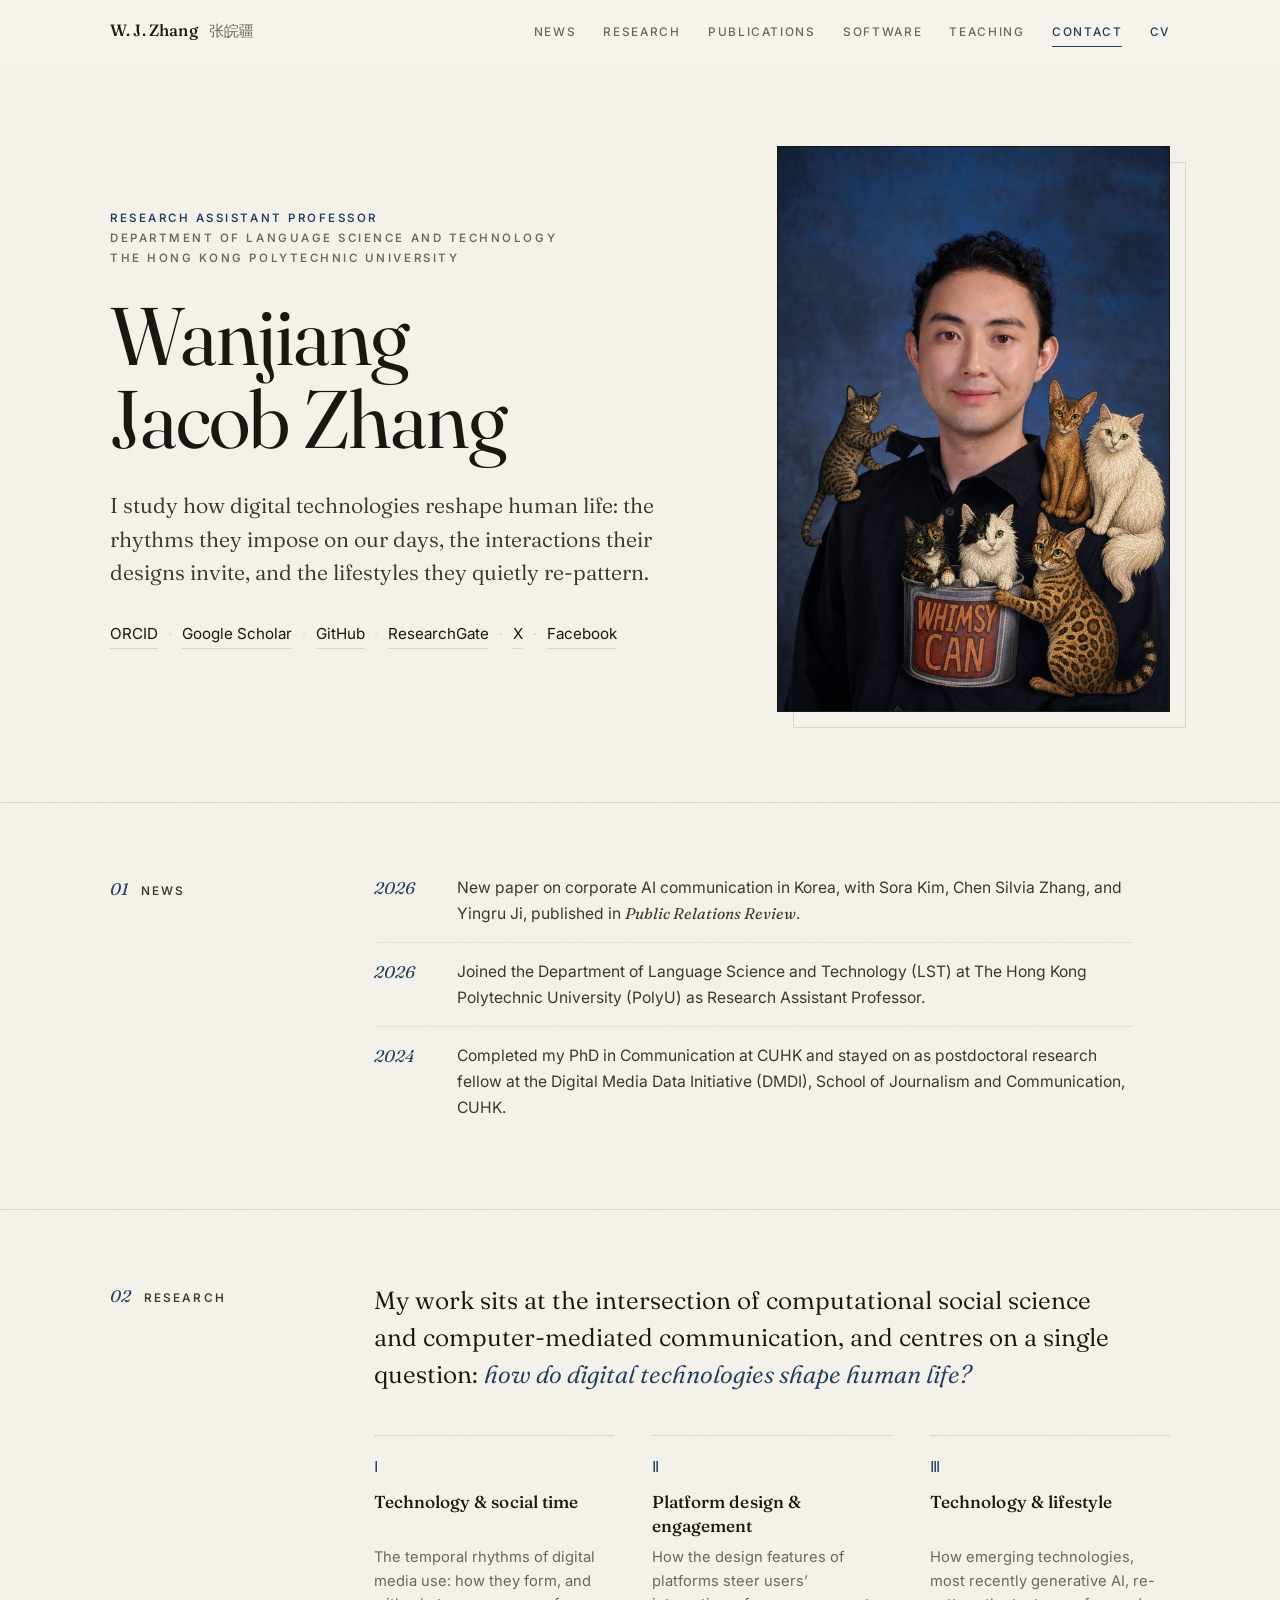
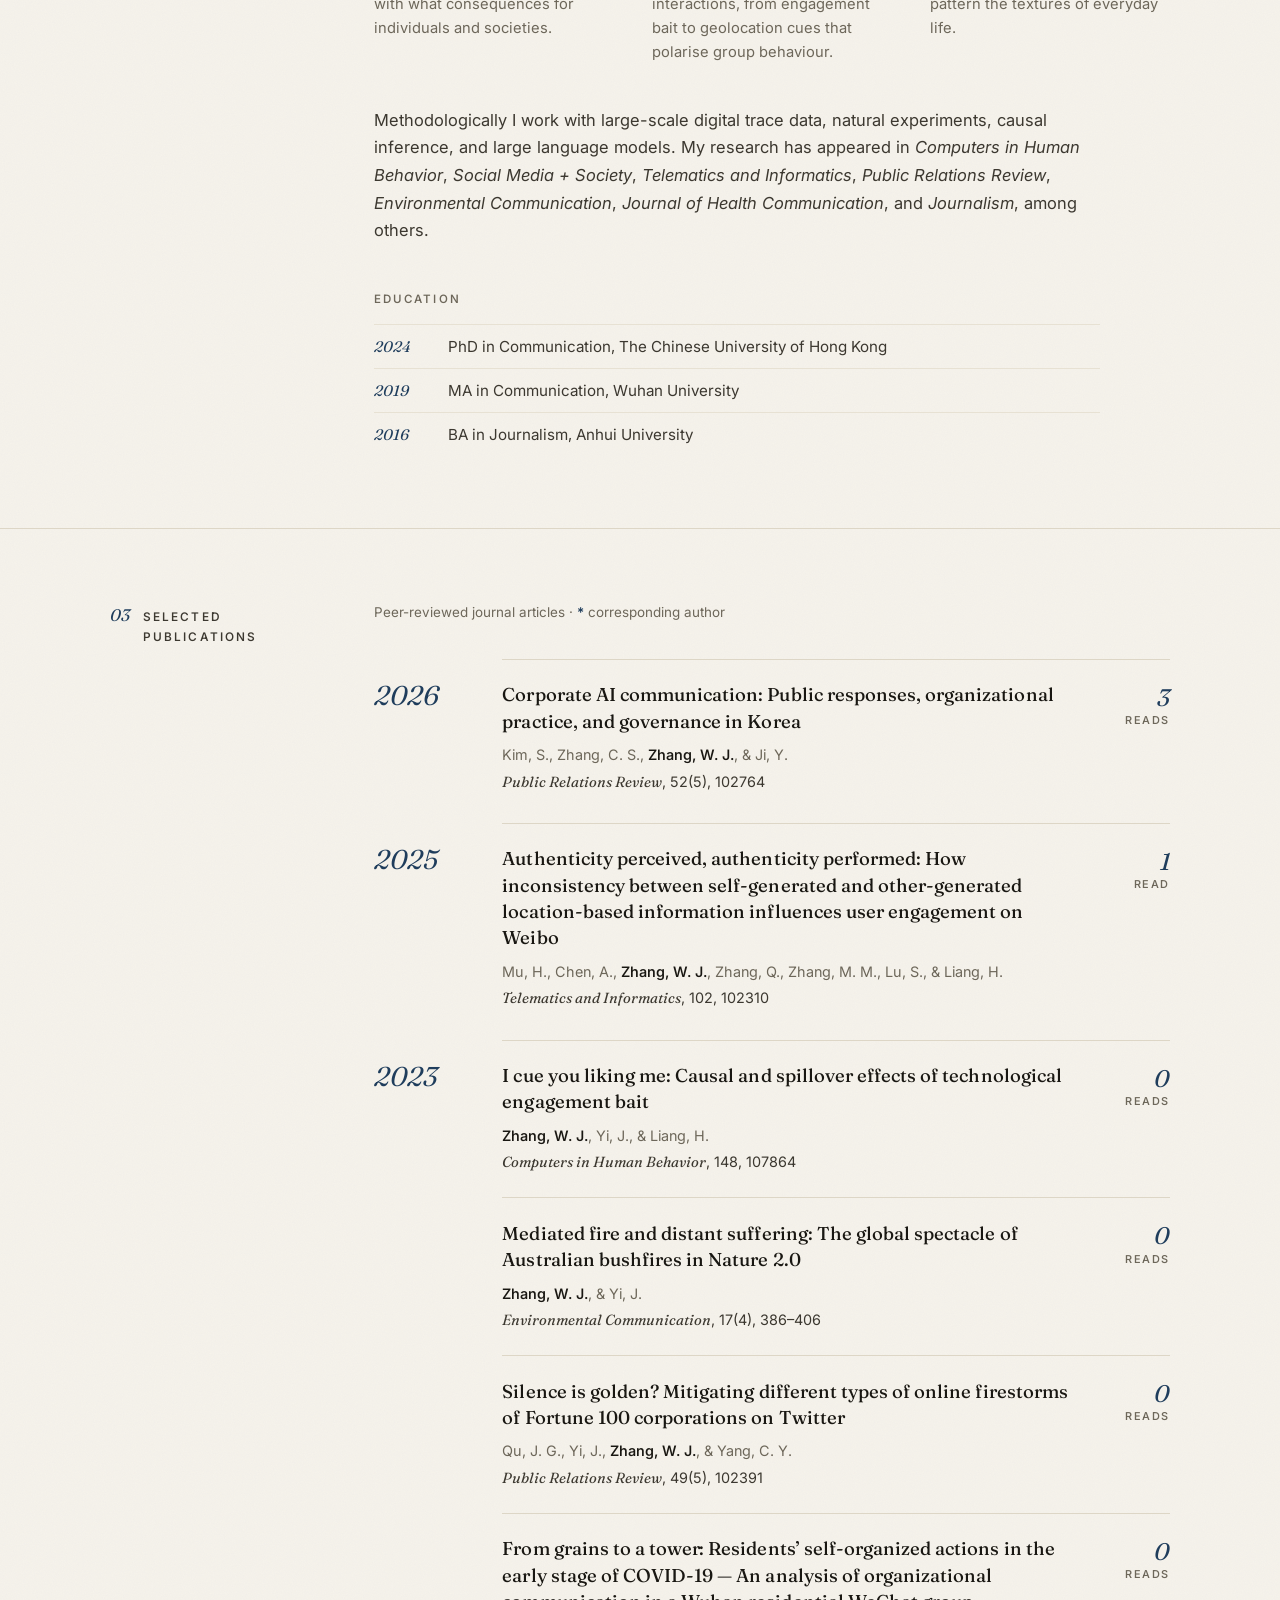
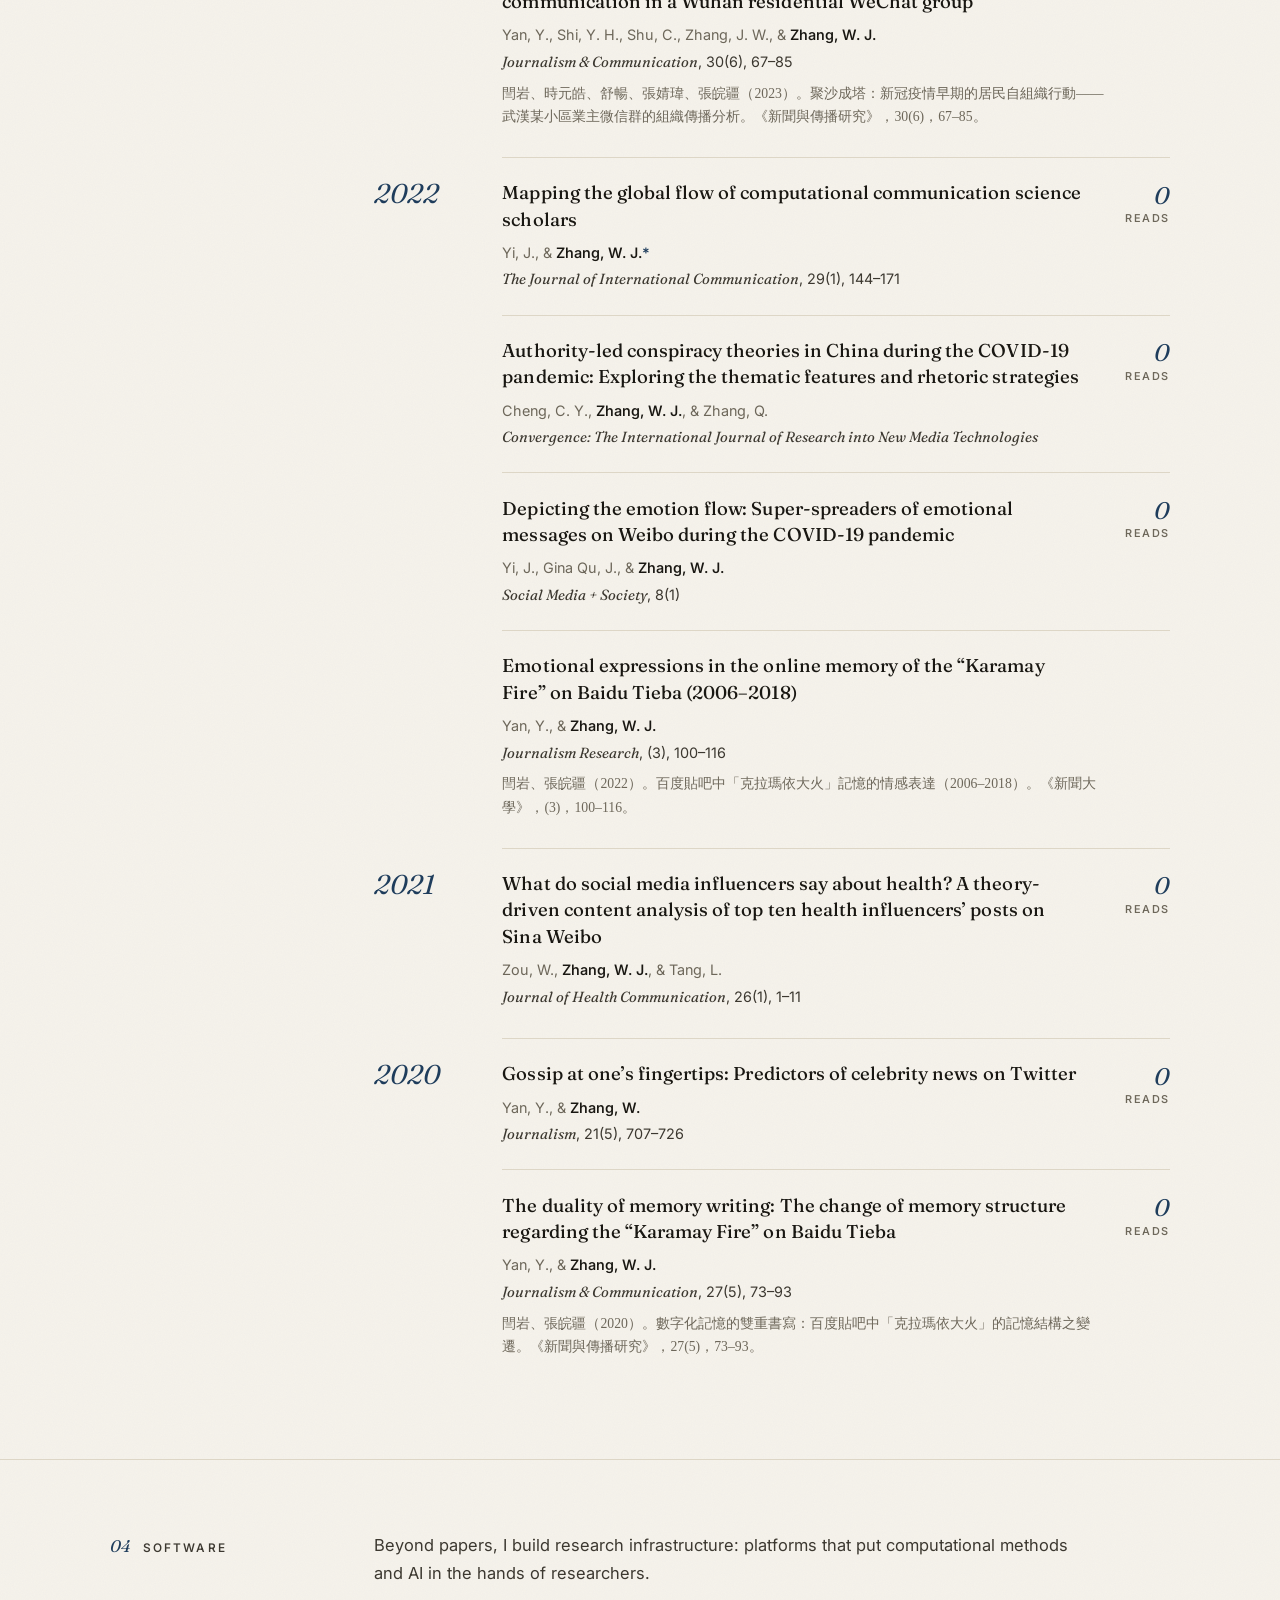
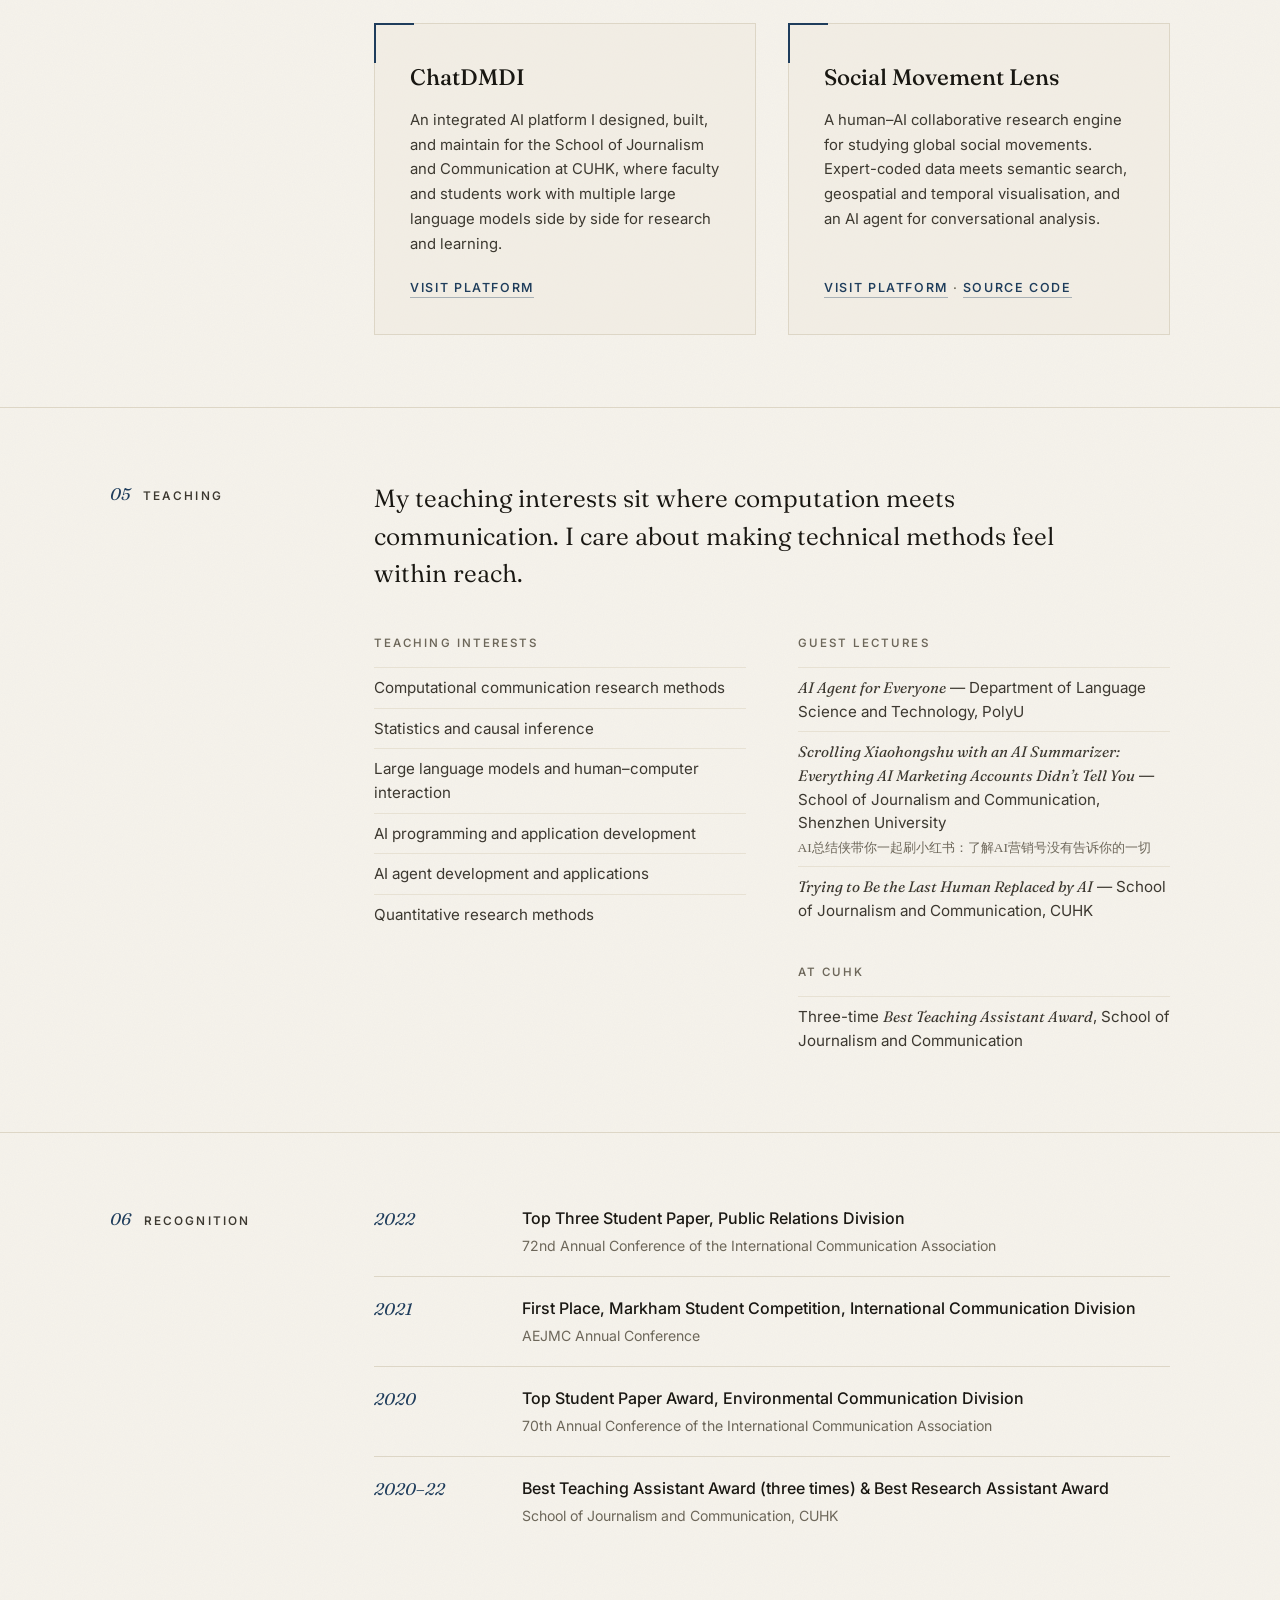
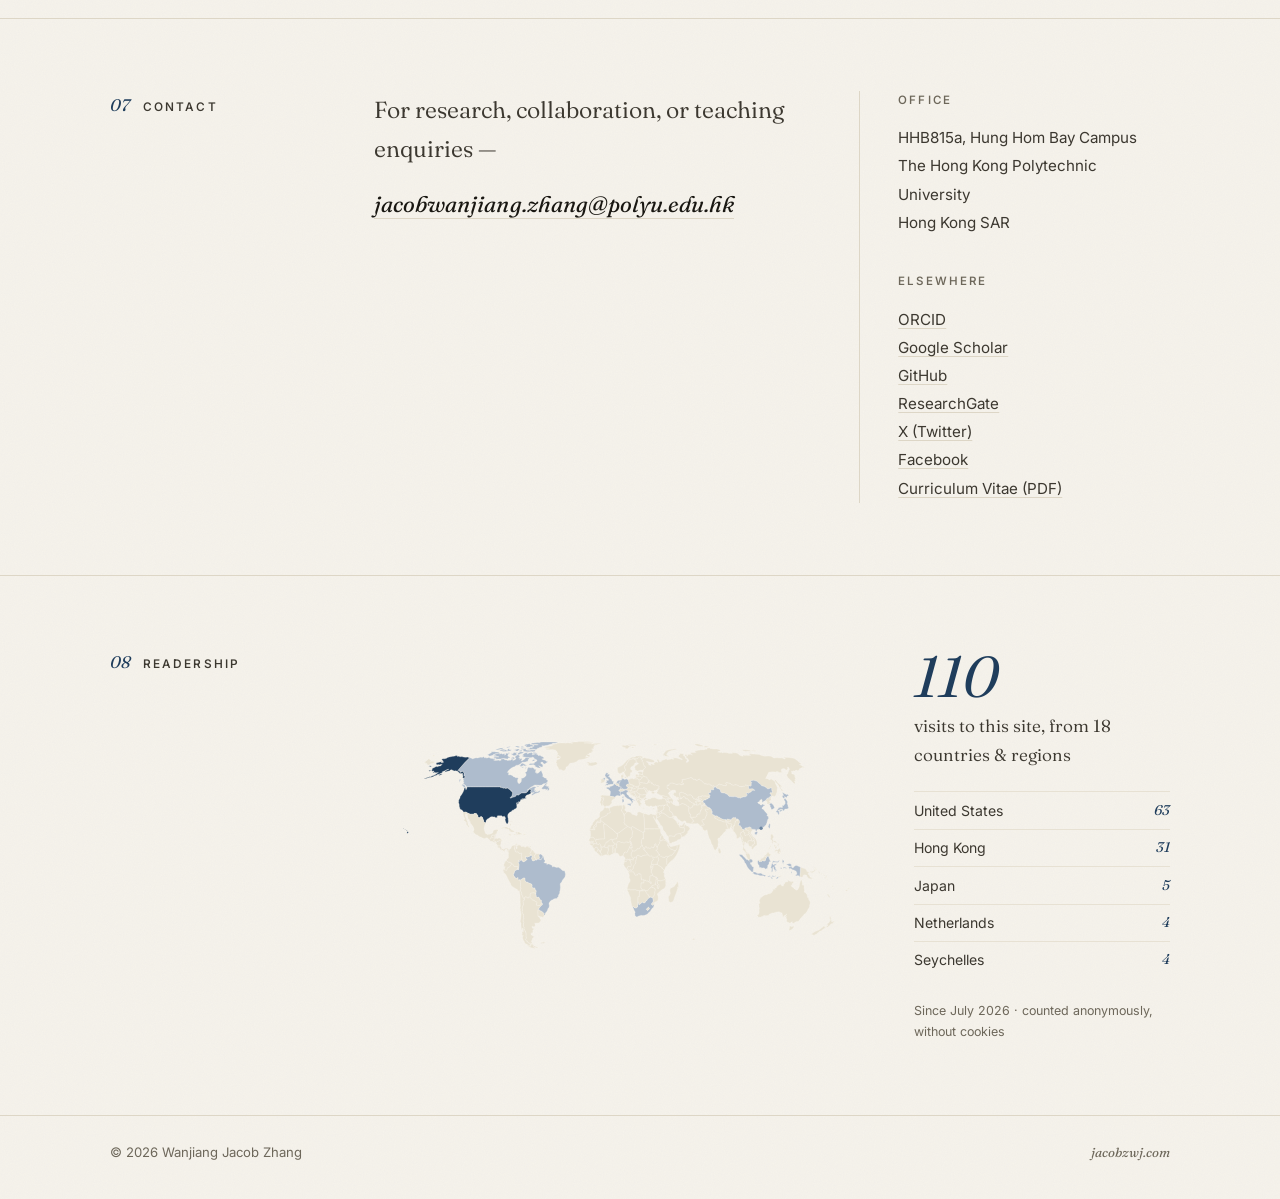
<file: index.html>
<!DOCTYPE html>
<html lang="en">
<head>
<meta charset="utf-8">
<meta name="viewport" content="width=device-width, initial-scale=1">
<title>Wanjiang Jacob Zhang — Computational Social Science</title>
<meta name="description" content="Wanjiang Jacob Zhang (张皖疆) is a Research Assistant Professor at The Hong Kong Polytechnic University studying computational social science, computer-mediated communication, and social time.">
<meta name="keywords" content="Wanjiang Zhang, Jacob Zhang, 张皖疆, Wanjiang Jacob Zhang, PolyU, 香港理工大学, computational social science, 计算社会科学, computer-mediated communication, communication research">
<meta name="author" content="Wanjiang Jacob Zhang">
<link rel="canonical" href="https://jacobzwj.com/">
<link rel="icon" href="assets/favicon.svg" type="image/svg+xml">
<link rel="icon" href="assets/favicon-32.png" type="image/png" sizes="32x32">
<link rel="apple-touch-icon" href="assets/apple-touch-icon.png">
<link rel="preload" href="assets/fonts/fraunces.woff2" as="font" type="font/woff2" crossorigin>
<link rel="preload" href="assets/fonts/inter.woff2" as="font" type="font/woff2" crossorigin>
<meta property="og:type" content="profile">
<meta property="og:title" content="Wanjiang Jacob Zhang — Computational Social Science">
<meta property="og:description" content="Research Assistant Professor, The Hong Kong Polytechnic University. Computational social science · computer-mediated communication · social time.">
<meta property="og:url" content="https://jacobzwj.com/">
<meta property="og:image" content="https://jacobzwj.com/assets/card-v2.jpg">
<meta property="og:image:width" content="1200">
<meta property="og:image:height" content="630">
<meta name="twitter:card" content="summary_large_image">
<meta name="twitter:title" content="Wanjiang Jacob Zhang — Computational Social Science">
<meta name="twitter:description" content="Research Assistant Professor, The Hong Kong Polytechnic University.">
<meta name="twitter:image" content="https://jacobzwj.com/assets/card-v2.jpg">
<link rel="stylesheet" href="styles.css">
<script type="application/ld+json">
{
  "@context": "https://schema.org",
  "@type": "Person",
  "name": "Wanjiang Jacob Zhang",
  "alternateName": "张皖疆",
  "jobTitle": "Research Assistant Professor",
  "worksFor": {
    "@type": "CollegeOrUniversity",
    "name": "The Hong Kong Polytechnic University",
    "department": "Department of Language Science and Technology"
  },
  "alumniOf": ["The Chinese University of Hong Kong", "Wuhan University", "Anhui University"],
  "email": "jacobwanjiang.zhang@polyu.edu.hk",
  "url": "https://jacobzwj.com/",
  "sameAs": [
    "https://scholar.google.com/citations?user=M3GdAcYAAAAJ",
    "https://orcid.org/0000-0002-6806-8218",
    "https://github.com/Jacobzwj",
    "https://www.researchgate.net/profile/Wanjiang-Zhang",
    "https://x.com/JacobWanjiang",
    "https://www.facebook.com/zhangwanjiang.job"
  ]
}
</script>
</head>
<body>

<header class="site-head" id="top">
  <div class="wrap head-row">
    <a class="brand" href="#top">W.&thinsp;J.&thinsp;Zhang <span class="brand-cjk">张皖疆</span></a>
    <nav class="site-nav" aria-label="Sections">
      <a href="#news">News</a>
      <a href="#research">Research</a>
      <a href="#publications">Publications</a>
      <a href="#software">Software</a>
      <a href="#teaching">Teaching</a>
      <a href="#contact">Contact</a>
      <a class="nav-cv" href="assets/Wanjiang_Jacob_Zhang_CV.pdf" data-goatcounter-click="cv">CV</a>
    </nav>
  </div>
</header>

<main>

<!-- ═══════════ HERO ═══════════ -->
<section class="hero">
  <div class="wrap hero-grid">
    <div class="hero-copy">
      <p class="kicker reveal"><span class="kick-line">Research Assistant Professor</span><span class="kick-line kick-line-2">Department of Language Science and Technology</span><span class="kick-line kick-line-2">The Hong Kong Polytechnic University</span></p>
      <h1 class="reveal d1">Wanjiang<br>Jacob&nbsp;Zhang</h1>
      <p class="lede reveal d2">I study how digital technologies reshape human life: the rhythms
      they impose on our days, the interactions their designs invite, and the
      lifestyles they quietly re-pattern.</p>
      <p class="hero-links reveal d3">
        <a href="https://orcid.org/0000-0002-6806-8218" rel="me">ORCID</a>
        <span aria-hidden="true">·</span>
        <a href="https://scholar.google.com/citations?user=M3GdAcYAAAAJ" rel="me">Google&nbsp;Scholar</a>
        <span aria-hidden="true">·</span>
        <a href="https://github.com/Jacobzwj" rel="me">GitHub</a>
        <span aria-hidden="true">·</span>
        <a href="https://www.researchgate.net/profile/Wanjiang-Zhang" rel="me">ResearchGate</a>
        <span aria-hidden="true">·</span>
        <a href="https://x.com/JacobWanjiang" rel="me">X</a>
        <span aria-hidden="true">·</span>
        <a href="https://www.facebook.com/zhangwanjiang.job" rel="me">Facebook</a>
      </p>
    </div>
    <figure class="hero-photo reveal d2">
      <img src="assets/portrait.jpg"
           srcset="assets/portrait-sm.jpg 560w, assets/portrait.jpg 980w"
           sizes="(max-width: 800px) 86vw, 400px"
           alt="Portrait of Wanjiang Jacob Zhang" width="980" height="1411">
    </figure>
  </div>
</section>

<!-- ═══════════ 01 NEWS ═══════════ -->
<section class="section" id="news">
  <div class="wrap section-grid">
    <div class="section-label">
      <span class="sec-no">01</span>
      <span class="sec-name">News</span>
    </div>
    <div class="section-body">
      <ul class="news-list">
        <li class="reveal">
          <span class="news-date">2026</span>
          <p>New paper on corporate AI communication in Korea, with Sora Kim, Chen Silvia Zhang,
          and Yingru Ji, published in <em>Public Relations Review</em>.</p>
        </li>
        <li class="reveal">
          <span class="news-date">2026</span>
          <p>Joined the Department of Language Science and Technology (LST) at The Hong Kong
          Polytechnic University (PolyU) as Research Assistant Professor.</p>
        </li>
        <li class="reveal">
          <span class="news-date">2024</span>
          <p>Completed my PhD in Communication at CUHK and stayed on as postdoctoral research
          fellow at the Digital Media Data Initiative (DMDI), School of Journalism and
          Communication, CUHK.</p>
        </li>
      </ul>
    </div>
  </div>
</section>

<!-- ═══════════ 02 RESEARCH ═══════════ -->
<section class="section" id="research">
  <div class="wrap section-grid">
    <div class="section-label">
      <span class="sec-no">02</span>
      <span class="sec-name">Research</span>
    </div>
    <div class="section-body">
      <p class="prose-lg reveal">My work sits at the intersection of computational social science and
      computer-mediated communication, and centres on a single question:
      <em>how do digital technologies shape human life?</em></p>

      <div class="areas">
        <div class="area reveal">
          <span class="area-no">Ⅰ</span>
          <h3>Technology &amp; social time</h3>
          <p>The temporal rhythms of digital media use: how they form, and with
          what consequences for individuals and societies.</p>
        </div>
        <div class="area reveal">
          <span class="area-no">Ⅱ</span>
          <h3>Platform design &amp; engagement</h3>
          <p>How the design features of platforms steer users’ interactions,
          from engagement bait to geolocation cues that polarise group behaviour.</p>
        </div>
        <div class="area reveal">
          <span class="area-no">Ⅲ</span>
          <h3>Technology &amp; lifestyle</h3>
          <p>How emerging technologies, most recently generative AI,
          re-pattern the textures of everyday life.</p>
        </div>
      </div>

      <p class="prose reveal">Methodologically I work with large-scale digital trace data, natural
      experiments, causal inference, and large language models. My research has appeared in
      <em>Computers in Human Behavior</em>, <em>Social Media&nbsp;+&nbsp;Society</em>,
      <em>Telematics and Informatics</em>, <em>Public Relations Review</em>,
      <em>Environmental Communication</em>, <em>Journal of Health Communication</em>,
      and <em>Journalism</em>, among others.</p>

      <div class="edu reveal">
        <h4 class="mini-head">Education</h4>
        <ul class="edu-list">
          <li><span class="edu-year">2024</span><span>PhD in Communication, The Chinese University of Hong Kong</span></li>
          <li><span class="edu-year">2019</span><span>MA in Communication, Wuhan University</span></li>
          <li><span class="edu-year">2016</span><span>BA in Journalism, Anhui University</span></li>
        </ul>
      </div>
    </div>
  </div>
</section>

<!-- ═══════════ 03 PUBLICATIONS ═══════════ -->
<section class="section" id="publications">
  <div class="wrap section-grid">
    <div class="section-label">
      <span class="sec-no">03</span>
      <span class="sec-name">Selected publications</span>
    </div>
    <div class="section-body">
      <p class="note reveal">Peer-reviewed journal articles · <span class="ast">*</span> corresponding author</p>

      <div class="year-group reveal">
        <span class="year">2026</span>
        <div class="pubs">
          <article class="pub" data-paper="paper/corporate-ai-communication">
            <h3><a href="https://doi.org/10.1016/j.pubrev.2026.102764" data-goatcounter-click="paper/corporate-ai-communication">Corporate AI communication: Public responses, organizational practice, and governance in Korea</a></h3>
            <p class="authors">Kim, S., Zhang, C. S., <strong>Zhang, W. J.</strong>, &amp; Ji, Y.</p>
            <p class="meta"><em>Public Relations Review</em>, 52(5), 102764</p>
          </article>
        </div>
      </div>

      <div class="year-group reveal">
        <span class="year">2025</span>
        <div class="pubs">
          <article class="pub" data-paper="paper/authenticity-weibo">
            <h3><a href="https://doi.org/10.1016/j.tele.2025.102310" data-goatcounter-click="paper/authenticity-weibo">Authenticity perceived, authenticity performed: How inconsistency between self-generated and other-generated location-based information influences user engagement on Weibo</a></h3>
            <p class="authors">Mu, H., Chen, A., <strong>Zhang, W. J.</strong>, Zhang, Q., Zhang, M. M., Lu, S., &amp; Liang, H.</p>
            <p class="meta"><em>Telematics and Informatics</em>, 102, 102310</p>
          </article>
        </div>
      </div>

      <div class="year-group reveal">
        <span class="year">2023</span>
        <div class="pubs">
          <article class="pub" data-paper="paper/engagement-bait">
            <h3><a href="https://doi.org/10.1016/j.chb.2023.107864" data-goatcounter-click="paper/engagement-bait">I cue you liking me: Causal and spillover effects of technological engagement bait</a></h3>
            <p class="authors"><strong>Zhang, W. J.</strong>, Yi, J., &amp; Liang, H.</p>
            <p class="meta"><em>Computers in Human Behavior</em>, 148, 107864</p>
          </article>
          <article class="pub" data-paper="paper/mediated-fire">
            <h3><a href="https://doi.org/10.1080/17524032.2023.2195100" data-goatcounter-click="paper/mediated-fire">Mediated fire and distant suffering: The global spectacle of Australian bushfires in Nature 2.0</a></h3>
            <p class="authors"><strong>Zhang, W. J.</strong>, &amp; Yi, J.</p>
            <p class="meta"><em>Environmental Communication</em>, 17(4), 386–406</p>
          </article>
          <article class="pub" data-paper="paper/online-firestorms">
            <h3><a href="https://doi.org/10.1016/j.pubrev.2023.102391" data-goatcounter-click="paper/online-firestorms">Silence is golden? Mitigating different types of online firestorms of Fortune 100 corporations on Twitter</a></h3>
            <p class="authors">Qu, J. G., Yi, J., <strong>Zhang, W. J.</strong>, &amp; Yang, C. Y.</p>
            <p class="meta"><em>Public Relations Review</em>, 49(5), 102391</p>
          </article>
          <article class="pub" data-paper="paper/grains-to-tower">
            <h3><a href="https://kns.cnki.net/kcms2/article/abstract?v=lHKEv291v2gNoDhg6-CaKmLtS8mW4dt8_7cCmPvAZBEX4fQ0CuRSGb0eF1tYDISKZvJ_FMTxQFchLe-ZMWCAXX8EFxFdPOMliB5liFeTOjVhMwkYopdPXKHtD8kp3gtmMuWwzinT0X143hdwiqd3P9jFBZD7Eqla-KihREQ6n68=&amp;uniplatform=NZKPT" data-goatcounter-click="paper/grains-to-tower">From grains to a tower: Residents’ self-organized actions in the early stage of COVID-19 — An analysis of organizational communication in a Wuhan residential WeChat group</a></h3>
            <p class="authors">Yan, Y., Shi, Y. H., Shu, C., Zhang, J. W., &amp; <strong>Zhang, W. J.</strong></p>
            <p class="meta"><em>Journalism &amp; Communication</em>, 30(6), 67–85</p>
            <p class="zh">閆岩、時元皓、舒暢、張婧瑋、張皖疆（2023）。聚沙成塔：新冠疫情早期的居民自組織行動——武漢某小區業主微信群的組織傳播分析。《新聞與傳播研究》，30(6)，67–85。</p>
          </article>
        </div>
      </div>

      <div class="year-group reveal">
        <span class="year">2022</span>
        <div class="pubs">
          <article class="pub" data-paper="paper/ccs-scholars">
            <h3><a href="https://doi.org/10.1080/13216597.2022.2160780" data-goatcounter-click="paper/ccs-scholars">Mapping the global flow of computational communication science scholars</a></h3>
            <p class="authors">Yi, J., &amp; <strong>Zhang, W. J.</strong><span class="ast">*</span></p>
            <p class="meta"><em>The Journal of International Communication</em>, 29(1), 144–171</p>
          </article>
          <article class="pub" data-paper="paper/conspiracy-theories">
            <h3><a href="https://doi.org/10.1177/13548565221102592" data-goatcounter-click="paper/conspiracy-theories">Authority-led conspiracy theories in China during the COVID-19 pandemic: Exploring the thematic features and rhetoric strategies</a></h3>
            <p class="authors">Cheng, C. Y., <strong>Zhang, W. J.</strong>, &amp; Zhang, Q.</p>
            <p class="meta"><em>Convergence: The International Journal of Research into New Media Technologies</em></p>
          </article>
          <article class="pub" data-paper="paper/emotion-flow">
            <h3><a href="https://doi.org/10.1177/20563051221084950" data-goatcounter-click="paper/emotion-flow">Depicting the emotion flow: Super-spreaders of emotional messages on Weibo during the COVID-19 pandemic</a></h3>
            <p class="authors">Yi, J., Gina Qu, J., &amp; <strong>Zhang, W. J.</strong></p>
            <p class="meta"><em>Social Media&nbsp;+&nbsp;Society</em>, 8(1)</p>
          </article>
          <article class="pub">
            <h3>Emotional expressions in the online memory of the “Karamay Fire” on Baidu Tieba (2006–2018)</h3>
            <p class="authors">Yan, Y., &amp; <strong>Zhang, W. J.</strong></p>
            <p class="meta"><em>Journalism Research</em>, (3), 100–116</p>
            <p class="zh">閆岩、張皖疆（2022）。百度貼吧中「克拉瑪依大火」記憶的情感表達（2006–2018）。《新聞大學》，(3)，100–116。</p>
          </article>
        </div>
      </div>

      <div class="year-group reveal">
        <span class="year">2021</span>
        <div class="pubs">
          <article class="pub" data-paper="paper/health-influencers">
            <h3><a href="https://doi.org/10.1080/10810730.2020.1865486" data-goatcounter-click="paper/health-influencers">What do social media influencers say about health? A theory-driven content analysis of top ten health influencers’ posts on Sina Weibo</a></h3>
            <p class="authors">Zou, W., <strong>Zhang, W. J.</strong>, &amp; Tang, L.</p>
            <p class="meta"><em>Journal of Health Communication</em>, 26(1), 1–11</p>
          </article>
        </div>
      </div>

      <div class="year-group reveal">
        <span class="year">2020</span>
        <div class="pubs">
          <article class="pub" data-paper="paper/celebrity-gossip">
            <h3><a href="https://doi.org/10.1177/1464884918791349" data-goatcounter-click="paper/celebrity-gossip">Gossip at one’s fingertips: Predictors of celebrity news on Twitter</a></h3>
            <p class="authors">Yan, Y., &amp; <strong>Zhang, W.</strong></p>
            <p class="meta"><em>Journalism</em>, 21(5), 707–726</p>
          </article>
          <article class="pub" data-paper="paper/memory-duality">
            <h3><a href="https://scholar.google.com/citations?view_op=view_citation&amp;hl=en&amp;user=M3GdAcYAAAAJ&amp;citation_for_view=M3GdAcYAAAAJ:IjCSPb-OGe4C" data-goatcounter-click="paper/memory-duality">The duality of memory writing: The change of memory structure regarding the “Karamay Fire” on Baidu Tieba</a></h3>
            <p class="authors">Yan, Y., &amp; <strong>Zhang, W. J.</strong></p>
            <p class="meta"><em>Journalism &amp; Communication</em>, 27(5), 73–93</p>
            <p class="zh">閆岩、張皖疆（2020）。數字化記憶的雙重書寫：百度貼吧中「克拉瑪依大火」的記憶結構之變遷。《新聞與傳播研究》，27(5)，73–93。</p>
          </article>
        </div>
      </div>

    </div>
  </div>
</section>

<!-- ═══════════ 04 SOFTWARE ═══════════ -->
<section class="section" id="software">
  <div class="wrap section-grid">
    <div class="section-label">
      <span class="sec-no">04</span>
      <span class="sec-name">Software</span>
    </div>
    <div class="section-body">
      <p class="prose reveal soft-intro">Beyond papers, I build research infrastructure: platforms that put
      computational methods and AI in the hands of researchers.</p>

      <div class="soft-grid">
        <div class="feature reveal">
          <h3 class="feature-title"><a href="https://chatdmdi.com.cuhk.edu.hk/">ChatDMDI</a></h3>
          <p class="prose">An integrated AI platform I designed, built, and maintain for the School of
          Journalism and Communication at CUHK, where faculty and students work with
          multiple large language models side by side for research and learning.</p>
          <p class="feature-links"><a href="https://chatdmdi.com.cuhk.edu.hk/">Visit platform</a></p>
        </div>
        <div class="feature reveal">
          <h3 class="feature-title"><a href="https://social-movement-lens.vercel.app/">Social Movement Lens</a></h3>
          <p class="prose">A human–AI collaborative research engine for studying global social
          movements. Expert-coded data meets semantic search, geospatial and temporal
          visualisation, and an AI agent for conversational analysis.</p>
          <p class="feature-links"><a href="https://social-movement-lens.vercel.app/">Visit platform</a> · <a href="https://github.com/Jacobzwj/SocialMovementLens">Source code</a></p>
        </div>
      </div>

    </div>
  </div>
</section>

<!-- ═══════════ 05 TEACHING ═══════════ -->
<section class="section" id="teaching">
  <div class="wrap section-grid">
    <div class="section-label">
      <span class="sec-no">05</span>
      <span class="sec-name">Teaching</span>
    </div>
    <div class="section-body">

      <p class="prose-lg reveal">My teaching interests sit where computation meets communication.
      I care about making technical methods feel within reach.</p>

      <div class="teach-cols reveal">
        <div>
          <h4 class="mini-head">Teaching interests</h4>
          <ul class="plain-list">
            <li>Computational communication research methods</li>
            <li>Statistics and causal inference</li>
            <li>Large language models and human–computer interaction</li>
            <li>AI programming and application development</li>
            <li>AI agent development and applications</li>
            <li>Quantitative research methods</li>
          </ul>
        </div>
        <div>
          <h4 class="mini-head">Guest lectures</h4>
          <ul class="plain-list">
            <li><em>AI Agent for Everyone</em> — Department of Language Science and Technology, PolyU</li>
            <li><em>Scrolling Xiaohongshu with an AI Summarizer: Everything AI Marketing Accounts Didn’t Tell You</em> — School of Journalism and Communication, Shenzhen University<br><span class="zh-sub">AI总结侠带你一起刷小红书：了解AI营销号没有告诉你的一切</span></li>
            <li><em>Trying to Be the Last Human Replaced by AI</em> — School of Journalism and Communication, CUHK</li>
          </ul>
          <h4 class="mini-head">At CUHK</h4>
          <ul class="plain-list">
            <li>Three-time <em>Best Teaching Assistant Award</em>, School of Journalism and Communication</li>
          </ul>
        </div>
      </div>

    </div>
  </div>
</section>

<!-- ═══════════ 06 RECOGNITION ═══════════ -->
<section class="section" id="recognition">
  <div class="wrap section-grid">
    <div class="section-label">
      <span class="sec-no">06</span>
      <span class="sec-name">Recognition</span>
    </div>
    <div class="section-body">
      <ul class="awards">
        <li class="reveal">
          <span class="award-year">2022</span>
          <div>
            <p class="award-name">Top Three Student Paper, Public Relations Division</p>
            <p class="award-org">72nd Annual Conference of the International Communication Association</p>
          </div>
        </li>
        <li class="reveal">
          <span class="award-year">2021</span>
          <div>
            <p class="award-name">First Place, Markham Student Competition, International Communication Division</p>
            <p class="award-org">AEJMC Annual Conference</p>
          </div>
        </li>
        <li class="reveal">
          <span class="award-year">2020</span>
          <div>
            <p class="award-name">Top Student Paper Award, Environmental Communication Division</p>
            <p class="award-org">70th Annual Conference of the International Communication Association</p>
          </div>
        </li>
        <li class="reveal">
          <span class="award-year">2020–22</span>
          <div>
            <p class="award-name">Best Teaching Assistant Award (three times) &amp; Best Research Assistant Award</p>
            <p class="award-org">School of Journalism and Communication, CUHK</p>
          </div>
        </li>
      </ul>
    </div>
  </div>
</section>

<!-- ═══════════ 06 CONTACT ═══════════ -->
<section class="section contact" id="contact">
  <div class="wrap section-grid">
    <div class="section-label">
      <span class="sec-no">07</span>
      <span class="sec-name">Contact</span>
    </div>
    <div class="section-body">
      <div class="contact-grid">
        <div class="reveal">
          <p class="contact-lede">For research, collaboration, or teaching enquiries —</p>
          <p class="contact-email"><a href="mailto:jacobwanjiang.zhang@polyu.edu.hk">jacobwanjiang.zhang@polyu.edu.hk</a></p>
        </div>
        <div class="contact-side reveal">
          <div>
            <h4 class="mini-head">Office</h4>
            <p class="prose">HHB815a, Hung Hom Bay Campus<br>
            The Hong Kong Polytechnic University<br>Hong Kong SAR</p>
          </div>
          <div>
            <h4 class="mini-head">Elsewhere</h4>
            <p class="prose">
              <a href="https://orcid.org/0000-0002-6806-8218">ORCID</a><br>
              <a href="https://scholar.google.com/citations?user=M3GdAcYAAAAJ">Google Scholar</a><br>
              <a href="https://github.com/Jacobzwj">GitHub</a><br>
              <a href="https://www.researchgate.net/profile/Wanjiang-Zhang">ResearchGate</a><br>
              <a href="https://x.com/JacobWanjiang">X (Twitter)</a><br>
              <a href="https://www.facebook.com/zhangwanjiang.job">Facebook</a><br>
              <a href="assets/Wanjiang_Jacob_Zhang_CV.pdf" data-goatcounter-click="cv">Curriculum Vitae (PDF)</a>
            </p>
          </div>
        </div>
      </div>
    </div>
  </div>
</section>

<!-- ═══════════ 08 READERSHIP ═══════════ -->
<section class="section readership" id="readership">
  <div class="wrap section-grid">
    <div class="section-label">
      <span class="sec-no">08</span>
      <span class="sec-name">Readership</span>
    </div>
    <div class="section-body">
      <div class="reader-grid">
        <figure class="reader-map reveal" id="reader-map" aria-label="World map of visitor locations"></figure>
        <div class="reader-side reveal">
          <p class="reader-count"><span class="reader-big" id="r-visits">—</span></p>
          <p class="reader-sub">visits to this site<span id="r-countries"></span></p>
          <ul class="reader-top" id="r-top"></ul>
          <p class="reader-note">Since July 2026 · counted anonymously, without cookies</p>
        </div>
      </div>
    </div>
  </div>
</section>

</main>

<footer class="site-foot">
  <div class="wrap foot-row">
    <p>© 2026 Wanjiang Jacob Zhang</p>
    <p class="foot-colophon">jacobzwj.com</p>
  </div>
</footer>

<script src="script.js" defer></script>
<script data-goatcounter="https://jacobzwj.goatcounter.com/count" async src="https://gc.zgo.at/count.js"></script>
</body>
</html>
</file>
<file: styles.css>
/* ─────────────────────────────────────────────
   Wanjiang Jacob Zhang · jacobzwj.com
   Editorial system: warm paper, ink, Prussian blue.
   Set in Fraunces (display) & Inter (text).
   ───────────────────────────────────────────── */

@font-face {
  font-family: "Fraunces";
  src: url("assets/fonts/fraunces.woff2") format("woff2");
  font-weight: 300 700;
  font-style: normal;
  font-display: swap;
}
@font-face {
  font-family: "Fraunces";
  src: url("assets/fonts/fraunces-italic.woff2") format("woff2");
  font-weight: 300 700;
  font-style: italic;
  font-display: swap;
}
@font-face {
  font-family: "Inter";
  src: url("assets/fonts/inter.woff2") format("woff2");
  font-weight: 300 700;
  font-style: normal;
  font-display: swap;
}
@font-face {
  font-family: "Inter";
  src: url("assets/fonts/inter-italic.woff2") format("woff2");
  font-weight: 300 700;
  font-style: italic;
  font-display: swap;
}

:root {
  --paper: #f6f3ec;
  --paper-deep: #efeadf;
  --ink: #191712;
  --ink-soft: #3c3830;
  --muted: #6d675a;
  --line: #ddd6c6;
  --line-soft: #e7e1d3;
  --accent: #1f3d5c;
  --accent-soft: #48627e;
  --serif: "Fraunces", "Songti SC", "SimSun", Georgia, serif;
  --sans: "Inter", "PingFang SC", "Microsoft YaHei", system-ui, sans-serif;
  --cjk-serif: "Songti SC", "STSong", "SimSun", serif;
}

* { margin: 0; padding: 0; box-sizing: border-box; }

html { scroll-behavior: smooth; scroll-padding-top: 5.5rem; }

body {
  font-family: var(--sans);
  font-optical-sizing: auto;
  font-size: 16.5px;
  line-height: 1.68;
  color: var(--ink);
  background-color: var(--paper);
  background-image: url("data:image/svg+xml,%3Csvg xmlns='http://www.w3.org/2000/svg' width='240' height='240'%3E%3Cfilter id='n'%3E%3CfeTurbulence type='fractalNoise' baseFrequency='0.9' numOctaves='2' stitchTiles='stitch'/%3E%3CfeColorMatrix values='0 0 0 0 0.35 0 0 0 0 0.33 0 0 0 0 0.28 0 0 0 0.045 0'/%3E%3C/filter%3E%3Crect width='240' height='240' filter='url(%23n)'/%3E%3C/svg%3E");
  -webkit-font-smoothing: antialiased;
  text-rendering: optimizeLegibility;
}

::selection { background: rgba(31, 61, 92, .18); }

.wrap {
  max-width: 1180px;
  margin-inline: auto;
  padding-inline: clamp(22px, 5vw, 60px);
}

a { color: inherit; }

/* ── Header ─────────────────────────────── */

.site-head {
  position: sticky;
  top: 0;
  z-index: 20;
  background: color-mix(in srgb, var(--paper) 92%, transparent);
  backdrop-filter: blur(6px);
  border-bottom: 1px solid transparent;
  transition: border-color .3s ease;
}
.site-head.scrolled { border-bottom-color: var(--line); }

.head-row {
  display: flex;
  align-items: baseline;
  justify-content: space-between;
  gap: 1rem;
  padding-block: 1.05rem;
}

.brand {
  font-family: var(--serif);
  font-weight: 500;
  font-size: 1.02rem;
  letter-spacing: .01em;
  text-decoration: none;
}
.brand-cjk {
  font-family: var(--cjk-serif);
  font-weight: 400;
  color: var(--muted);
  margin-left: .45em;
  font-size: .92em;
}

.site-nav {
  display: flex;
  gap: clamp(.9rem, 2.4vw, 1.7rem);
  font-size: .74rem;
  font-weight: 500;
  letter-spacing: .14em;
  text-transform: uppercase;
}
.site-nav a {
  text-decoration: none;
  color: var(--muted);
  padding-block: .2rem;
  border-bottom: 1px solid transparent;
  transition: color .25s ease, border-color .25s ease;
}
.site-nav a:hover { color: var(--ink); }
.site-nav a.active { color: var(--accent); border-bottom-color: var(--accent); }
.site-nav .nav-cv { color: var(--accent); }
.site-nav .nav-cv:hover { border-bottom-color: var(--accent); }

/* ── Hero ───────────────────────────────── */

.hero { padding-block: clamp(3.5rem, 9vh, 7rem) clamp(4rem, 10vh, 7.5rem); }

.hero-grid {
  display: grid;
  grid-template-columns: minmax(0, 1.2fr) minmax(0, .8fr);
  gap: clamp(2.5rem, 6vw, 5.5rem);
  align-items: center;
}

.kicker {
  font-size: .72rem;
  font-weight: 550;
  letter-spacing: .22em;
  text-transform: uppercase;
  color: var(--accent);
  margin-bottom: 1.6rem;
}
.kick-line { display: block; line-height: 1.75; }
.kick-line-2 { color: var(--muted); }

h1 {
  font-family: var(--serif);
  font-weight: 380;
  font-size: clamp(2.9rem, 6.5vw, 5.1rem);
  line-height: 1.02;
  letter-spacing: -.015em;
  margin-bottom: 1.8rem;
}

.lede {
  font-family: var(--serif);
  font-weight: 350;
  font-size: clamp(1.14rem, 1.9vw, 1.34rem);
  line-height: 1.55;
  color: var(--ink-soft);
  max-width: 34em;
  margin-bottom: 2rem;
}

.hero-links {
  font-size: .95rem;
  display: flex;
  flex-wrap: wrap;
  gap: .65em;
  align-items: baseline;
}
.hero-links a {
  text-decoration: none;
  border-bottom: 1px solid var(--line);
  padding-bottom: .1em;
  transition: border-color .25s ease, color .25s ease;
}
.hero-links a:hover { color: var(--accent); border-bottom-color: var(--accent); }
.hero-links span { color: var(--line); }

.hero-prov {
  font-size: .84rem;
  line-height: 1.7;
  color: var(--muted);
  padding-top: 1.3rem;
  border-top: 1px solid var(--line);
  max-width: 36em;
}

.hero-photo {
  position: relative;
  justify-self: end;
  width: min(100%, 400px);
}
.hero-photo img {
  display: block;
  width: 100%;
  height: auto;
  border: 1px solid var(--ink);
}
.hero-photo::after {
  content: "";
  position: absolute;
  inset: 0;
  translate: 16px 16px;
  border: 1px solid var(--line);
  z-index: -1;
}
.cjk-vert {
  position: absolute;
  top: .2rem;
  left: -2.3rem;
  writing-mode: vertical-rl;
  font-family: var(--cjk-serif);
  font-size: .95rem;
  letter-spacing: .55em;
  color: var(--muted);
}

/* ── Sections ───────────────────────────── */

.section { border-top: 1px solid var(--line); padding-block: clamp(3.6rem, 8vh, 6.2rem); }

.section-grid {
  display: grid;
  grid-template-columns: 200px minmax(0, 1fr);
  gap: clamp(2rem, 5vw, 4.5rem);
  align-items: start;
}

.section-label {
  position: sticky;
  top: 5.4rem;
  display: flex;
  align-items: baseline;
  gap: .8rem;
}
.sec-no {
  font-family: var(--serif);
  font-style: italic;
  font-weight: 400;
  font-size: 1.05rem;
  color: var(--accent);
}
.sec-name {
  font-size: .74rem;
  font-weight: 550;
  letter-spacing: .18em;
  text-transform: uppercase;
  color: var(--ink-soft);
}

.prose { max-width: 44em; color: var(--ink-soft); }
.prose a { color: var(--accent); text-decoration-color: color-mix(in srgb, var(--accent) 40%, transparent); text-underline-offset: .18em; }
.prose a:hover { text-decoration-color: var(--accent); }

.prose-lg {
  font-family: var(--serif);
  font-weight: 350;
  font-size: clamp(1.25rem, 2.2vw, 1.55rem);
  line-height: 1.5;
  max-width: 30em;
  margin-bottom: 2.6rem;
}
.prose-lg em { font-style: italic; color: var(--accent); }

/* Research areas */

.areas {
  display: grid;
  grid-template-columns: repeat(3, minmax(0, 1fr));
  gap: clamp(1.4rem, 3vw, 2.6rem);
  margin-bottom: 2.6rem;
}
.area { border-top: 1px solid var(--line); padding-top: 1.1rem; }
.area-no {
  font-family: var(--cjk-serif);
  display: block;
  font-size: .95rem;
  color: var(--accent);
  margin-bottom: .7rem;
}
.area h3 {
  font-family: var(--serif);
  font-weight: 500;
  font-size: 1.08rem;
  line-height: 1.35;
  margin-bottom: .55rem;
  letter-spacing: .002em;
}
/* Reserve two title lines in the 3-column layout so paragraphs align */
@media (min-width: 901px) {
  .area h3 { min-height: 2.7em; }
}
.area p { font-size: .92rem; line-height: 1.62; color: var(--muted); }

.edu { margin-top: 2.8rem; }

.mini-head {
  font-size: .72rem;
  font-weight: 550;
  letter-spacing: .18em;
  text-transform: uppercase;
  color: var(--muted);
  margin-bottom: .9rem;
}

.edu-list { list-style: none; max-width: 44em; }
.edu-list li {
  display: flex;
  gap: 1.6rem;
  padding-block: .55rem;
  border-top: 1px solid var(--line-soft);
  font-size: .95rem;
  color: var(--ink-soft);
}
.edu-year {
  font-family: var(--serif);
  font-style: italic;
  color: var(--accent);
  min-width: 3rem;
}

/* News */

.news-list { list-style: none; max-width: 46em; }
.news-list li {
  display: flex;
  gap: 1.8rem;
  padding-block: .95rem;
  border-top: 1px solid var(--line-soft);
}
.news-list li:first-child { border-top: none; padding-top: 0; }
.news-date {
  font-family: var(--serif);
  font-style: italic;
  color: var(--accent);
  font-size: 1.05rem;
  min-width: 3.4rem;
  line-height: 1.55;
}
.news-list p { color: var(--ink-soft); font-size: .98rem; }
.news-list em { font-family: var(--serif); }

/* Publications */

.note { font-size: .84rem; color: var(--muted); margin-bottom: 2.2rem; }
.ast { color: var(--accent); font-weight: 600; }

.year-group {
  display: grid;
  grid-template-columns: 90px minmax(0, 1fr);
  gap: clamp(1rem, 3vw, 2.5rem);
  margin-bottom: .4rem;
}
.year {
  font-family: var(--serif);
  font-style: italic;
  font-weight: 380;
  font-size: 1.7rem;
  color: var(--accent);
  line-height: 1;
  padding-top: 1.45rem;
  position: sticky;
  top: 5.4rem;
}

.pub {
  padding-block: 1.4rem;
  border-top: 1px solid var(--line);
}
.pub h3 {
  font-family: var(--serif);
  font-weight: 450;
  font-size: 1.16rem;
  line-height: 1.42;
  letter-spacing: .002em;
  margin-bottom: .5rem;
  max-width: 40em;
  padding-right: 5.5rem;
}
.pub h3 a {
  text-decoration: none;
  background-image: linear-gradient(currentColor, currentColor);
  background-size: 0% 1px;
  background-repeat: no-repeat;
  background-position: 0 96%;
  transition: background-size .35s ease, color .25s ease;
}
.pub h3 a:hover { color: var(--accent); background-size: 100% 1px; }
.pub .authors { font-size: .9rem; color: var(--muted); margin-bottom: .15rem; }
.pub .authors strong { color: var(--ink); font-weight: 550; }
.pub .meta { font-size: .9rem; color: var(--ink-soft); }
.pub .meta em { font-family: var(--serif); font-size: 1.02em; }
.pub .zh {
  font-family: var(--cjk-serif);
  font-size: .86rem;
  color: var(--muted);
  margin-top: .45rem;
  max-width: 44em;
}

/* Software */

.soft-intro { margin-bottom: 2.2rem; }

.soft-grid {
  display: grid;
  grid-template-columns: repeat(2, minmax(0, 1fr));
  gap: clamp(1.2rem, 2.5vw, 2rem);
}

.feature {
  border: 1px solid var(--line);
  padding: clamp(1.4rem, 3vw, 2.2rem);
  position: relative;
  background: color-mix(in srgb, var(--paper-deep) 55%, transparent);
  display: flex;
  flex-direction: column;
  gap: .7rem;
}
.feature::before {
  content: "";
  position: absolute;
  top: -1px; left: -1px;
  width: 2.4rem; height: 2.4rem;
  border-top: 2px solid var(--accent);
  border-left: 2px solid var(--accent);
}
.feature-title {
  font-family: var(--serif);
  font-weight: 480;
  font-size: 1.4rem;
}
.feature-title a { text-decoration: none; transition: color .25s ease; }
.feature-title a:hover { color: var(--accent); }
.feature .prose { font-size: .93rem; }

.feature-links {
  margin-top: auto;
  padding-top: .6rem;
  font-size: .78rem;
  font-weight: 550;
  letter-spacing: .13em;
  text-transform: uppercase;
  color: var(--muted);
}
.feature-links a {
  color: var(--accent);
  text-decoration: none;
  border-bottom: 1px solid color-mix(in srgb, var(--accent) 35%, transparent);
  padding-bottom: .12em;
  transition: border-color .25s ease;
}
.feature-links a:hover { border-bottom-color: var(--accent); }

/* Teaching */

.teach-cols {
  display: grid;
  grid-template-columns: repeat(2, minmax(0, 1fr));
  gap: clamp(1.8rem, 4vw, 3.4rem);
}
.teach-cols .mini-head:not(:first-child) { margin-top: 2rem; }
.plain-list { list-style: none; }
.plain-list li {
  font-size: .95rem;
  color: var(--ink-soft);
  padding-block: .5rem;
  border-top: 1px solid var(--line-soft);
  line-height: 1.55;
}
.plain-list em { font-family: var(--serif); }
.zh-sub {
  font-family: var(--cjk-serif);
  font-size: .84rem;
  color: var(--muted);
}

/* Recognition */

.awards { list-style: none; }
.awards li {
  display: grid;
  grid-template-columns: 110px minmax(0, 1fr);
  gap: clamp(1rem, 3vw, 2.5rem);
  padding-block: 1.15rem;
  border-top: 1px solid var(--line);
}
.awards li:first-child { border-top: none; padding-top: 0; }
.award-year {
  font-family: var(--serif);
  font-style: italic;
  color: var(--accent);
  font-size: 1.05rem;
}
.award-name { font-weight: 500; font-size: 1rem; margin-bottom: .1rem; }
.award-org { font-size: .88rem; color: var(--muted); }

/* Contact */

.contact-grid {
  display: grid;
  grid-template-columns: minmax(0, 1.15fr) minmax(0, .85fr);
  gap: clamp(2rem, 5vw, 4.5rem);
  align-items: start;
}
.contact-side {
  display: flex;
  flex-direction: column;
  gap: 2.2rem;
  padding-left: clamp(0px, 3vw, 2.5rem);
  border-left: 1px solid var(--line);
}

.contact-lede {
  font-family: var(--serif);
  font-weight: 350;
  font-size: clamp(1.2rem, 2vw, 1.45rem);
  color: var(--ink-soft);
  margin-bottom: 1.1rem;
}
.contact-email { margin-bottom: 0; overflow-wrap: anywhere; }
.contact-email a {
  font-family: var(--serif);
  font-style: italic;
  font-weight: 400;
  font-size: clamp(1.15rem, 1.75vw, 1.5rem);
  letter-spacing: .002em;
  text-decoration: none;
  border-bottom: 1px solid var(--line);
  transition: color .25s ease, border-color .25s ease;
}
.contact-email a:hover { color: var(--accent); border-bottom-color: var(--accent); }

.contact-side .prose { font-size: .95rem; line-height: 1.85; }
.contact-side a { color: var(--ink-soft); text-underline-offset: .18em; text-decoration-color: var(--line); }
.contact-side a:hover { color: var(--accent); text-decoration-color: var(--accent); }

/* Readership */

.reader-grid {
  display: grid;
  grid-template-columns: minmax(0, 1.3fr) minmax(0, .7fr);
  gap: clamp(2rem, 5vw, 4.5rem);
  align-items: center;
}
.reader-map { margin: 0; }
.reader-map svg { display: block; width: 100%; height: auto; }
.reader-map .mc { fill: #e9e3d3; stroke: var(--paper); stroke-width: .6; }
.reader-map .mc-dot { fill: transparent; stroke: none; }
.reader-map .mc.v1 { fill: #aebccd; }
.reader-map .mc.v2 { fill: #6d87a3; }
.reader-map .mc.v3 { fill: var(--accent); }

.reader-big {
  font-family: var(--serif);
  font-style: italic;
  font-weight: 380;
  font-size: clamp(2.6rem, 4.5vw, 3.6rem);
  line-height: 1;
  color: var(--accent);
}
.reader-sub {
  font-family: var(--serif);
  font-weight: 350;
  font-size: 1.08rem;
  color: var(--ink-soft);
  margin-top: .35rem;
  margin-bottom: 1.4rem;
}
.reader-top { list-style: none; max-width: 20em; margin-bottom: 1.4rem; }
.reader-top li {
  display: flex;
  justify-content: space-between;
  gap: 1rem;
  font-size: .88rem;
  color: var(--ink-soft);
  padding-block: .4rem;
  border-top: 1px solid var(--line-soft);
}
.reader-top li span:last-child {
  font-family: var(--serif);
  font-style: italic;
  color: var(--accent);
}
.reader-note { font-size: .78rem; color: var(--muted); }

/* Per-paper read counts */

.pub { position: relative; }
.pub-reads {
  position: absolute;
  top: 1.55rem;
  right: 0;
  font-size: .68rem;
  font-weight: 550;
  letter-spacing: .14em;
  text-transform: uppercase;
  color: var(--muted);
  text-align: right;
  white-space: nowrap;
}
.pub-reads .n {
  display: block;
  font-family: var(--serif);
  font-style: italic;
  font-weight: 400;
  font-size: 1.5rem;
  letter-spacing: 0;
  text-transform: none;
  color: var(--accent);
  line-height: 1.1;
}

/* Footer */

.site-foot { border-top: 1px solid var(--line); padding-block: 1.6rem 2.2rem; }
.foot-row {
  display: flex;
  justify-content: space-between;
  gap: 1rem;
  flex-wrap: wrap;
  font-size: .82rem;
  color: var(--muted);
}
.foot-colophon { font-family: var(--serif); font-style: italic; }

/* ── Reveal on scroll ───────────────────── */

.reveal { opacity: 0; transform: translateY(12px); transition: opacity .7s ease, transform .7s ease; }
.reveal.in { opacity: 1; transform: none; }
.d1 { transition-delay: .08s; }
.d2 { transition-delay: .16s; }
.d3 { transition-delay: .24s; }
.d4 { transition-delay: .32s; }

@media (prefers-reduced-motion: reduce) {
  html { scroll-behavior: auto; }
  .reveal { opacity: 1; transform: none; transition: none; }
}

/* ── Responsive ─────────────────────────── */

@media (max-width: 900px) {
  .hero-grid { grid-template-columns: 1fr; }
  .hero-photo { justify-self: start; margin-left: 2.3rem; width: min(78vw, 360px); }
  .section-grid { grid-template-columns: 1fr; gap: 1.6rem; }
  .section-label { position: static; }
  .areas { grid-template-columns: 1fr; gap: 1.2rem; }
  .teach-cols, .soft-grid, .contact-grid, .reader-grid { grid-template-columns: 1fr; }
  .contact-side { border-left: none; padding-left: 0; gap: 1.6rem; }
  .year-group { grid-template-columns: 1fr; gap: 0; }
  .year { position: static; padding-top: 1.6rem; font-size: 1.45rem; }
}

/* ── Print ──────────────────────────────── */

@media print {
  body { background: #fff; font-size: 10.5pt; color: #000; }
  .site-head, .hero-links, .hero-photo, #readership, .site-foot,
  .pub-reads, .contact-lede { display: none !important; }
  .reveal { opacity: 1 !important; transform: none !important; }
  .hero { padding-block: 0 1.5rem; }
  .hero-grid, .section-grid, .areas, .teach-cols, .contact-grid,
  .year-group, .soft-grid { display: block; }
  .section { padding-block: 1.4rem; }
  .section-label { position: static; margin-bottom: .8rem; }
  .year { position: static; padding-top: 1rem; }
  .contact-side { border-left: none; padding-left: 0; }
  .pub, .awards li, .news-list li { break-inside: avoid; }
  a { color: inherit; text-decoration: none; }
  .contact-email a { font-size: 1.2rem; }
}

@media (max-width: 640px) {
  .head-row { flex-direction: column; align-items: flex-start; gap: .5rem; padding-block: .85rem; }
  .site-nav { flex-wrap: wrap; gap: .8rem 1.1rem; }
  html { scroll-padding-top: 7.5rem; }
  .awards li { grid-template-columns: 1fr; gap: .15rem; }
  .pub h3 { padding-right: 0; }
  .pub-reads { position: static; display: flex; align-items: baseline; gap: .45em; margin-top: .55rem; }
  .pub-reads .n { display: inline; font-size: 1.05rem; }
}
</file>
